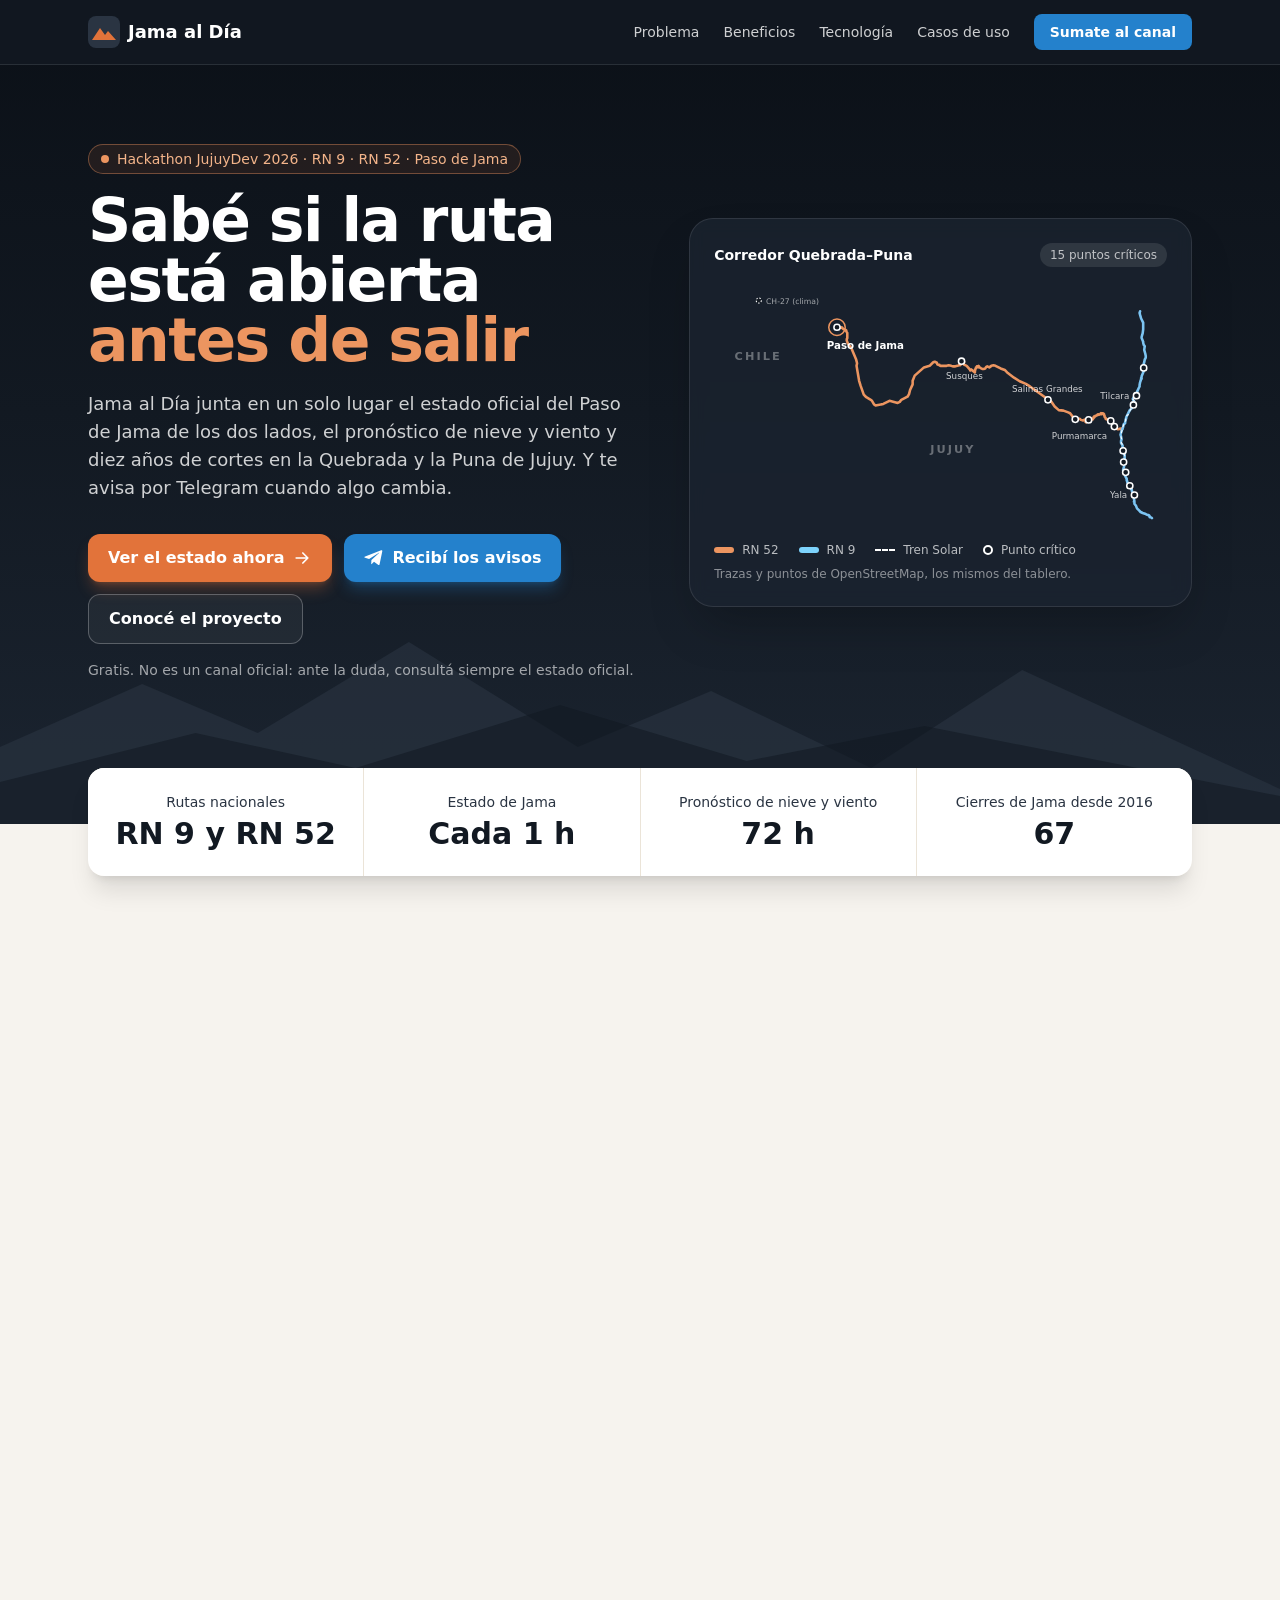
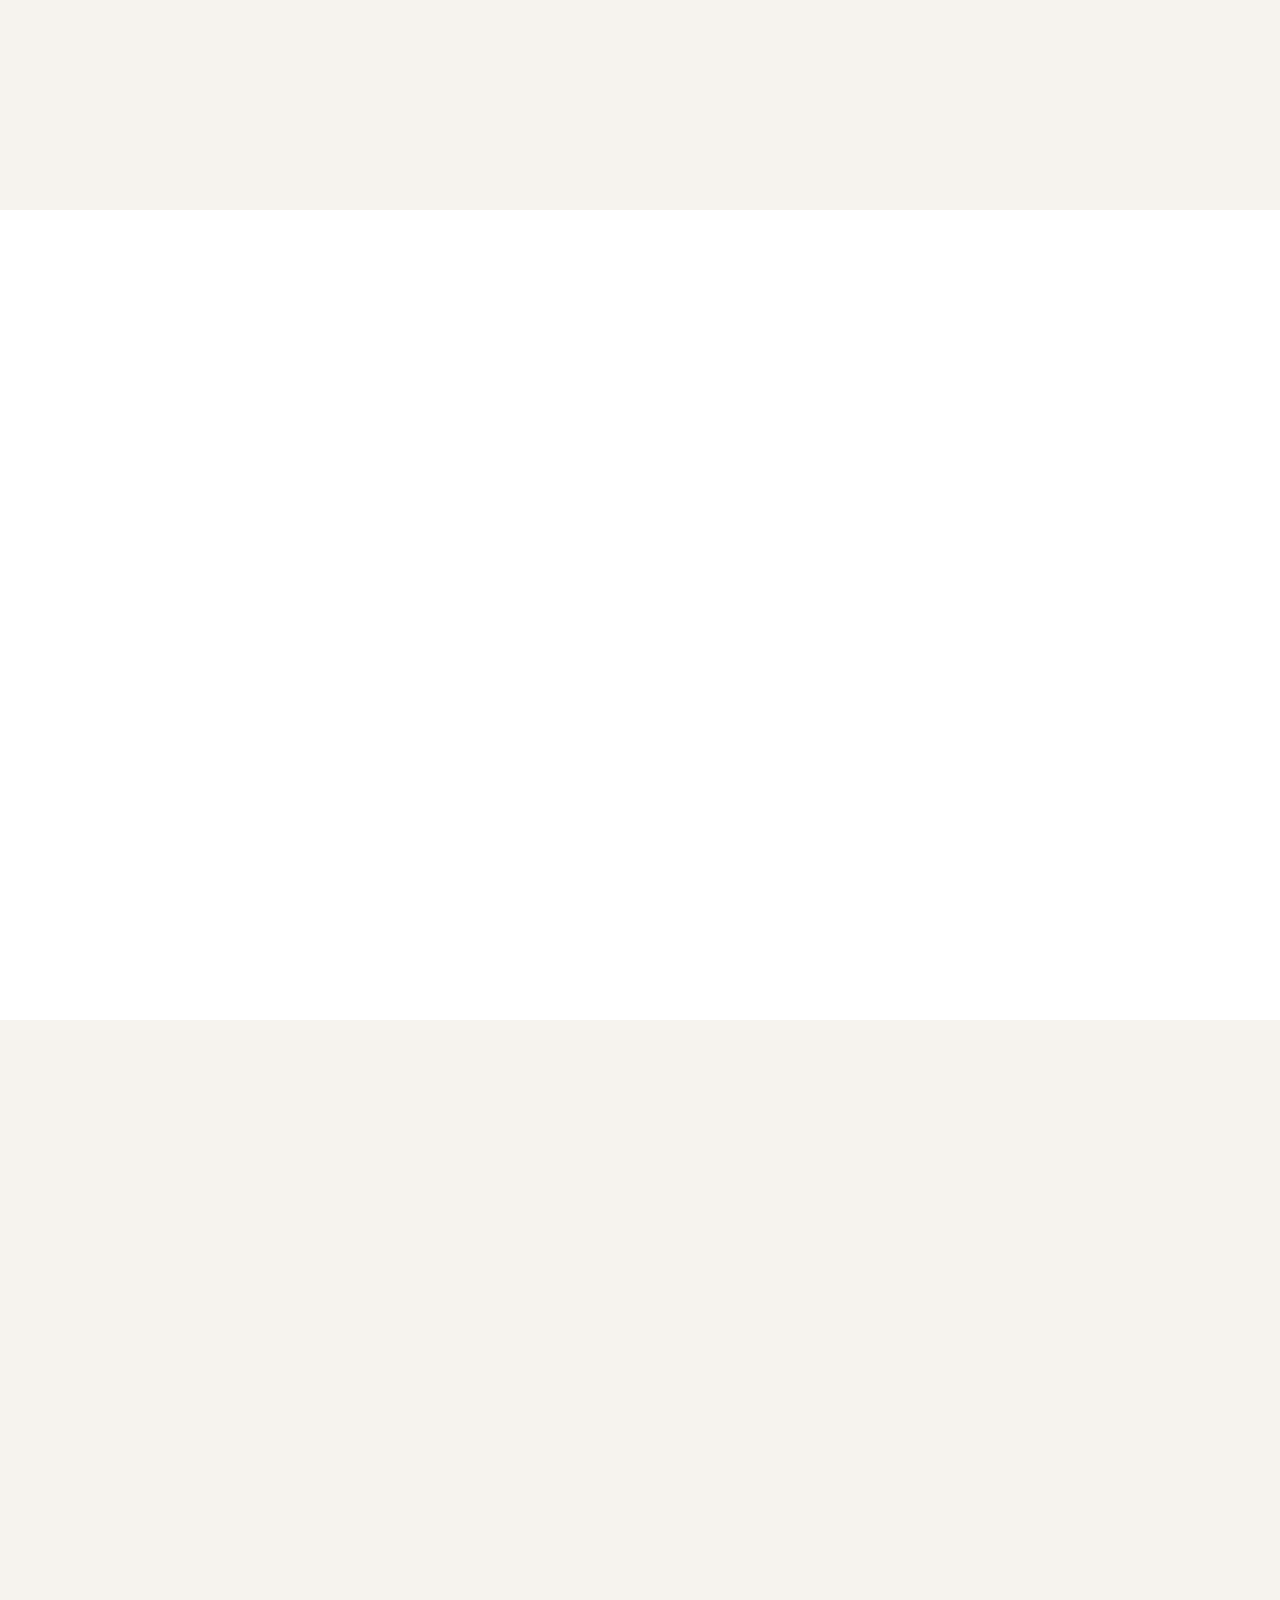
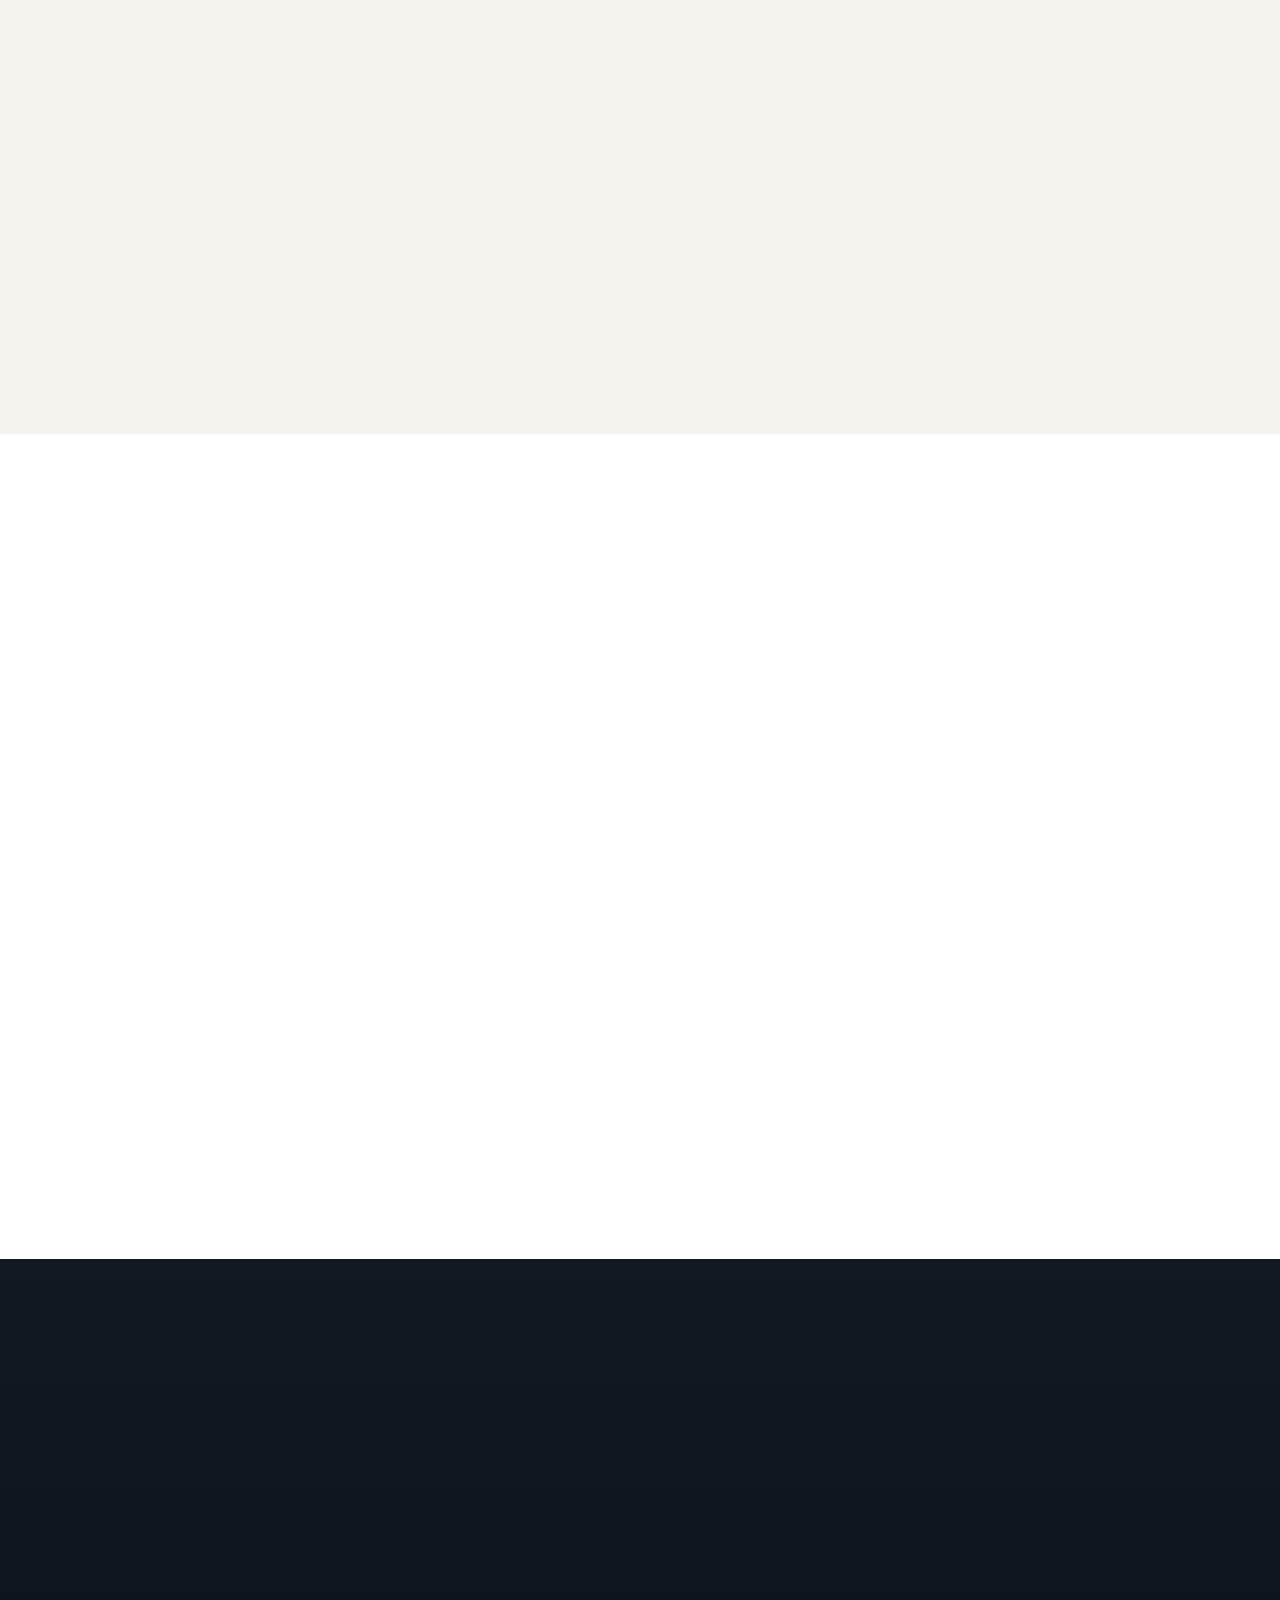
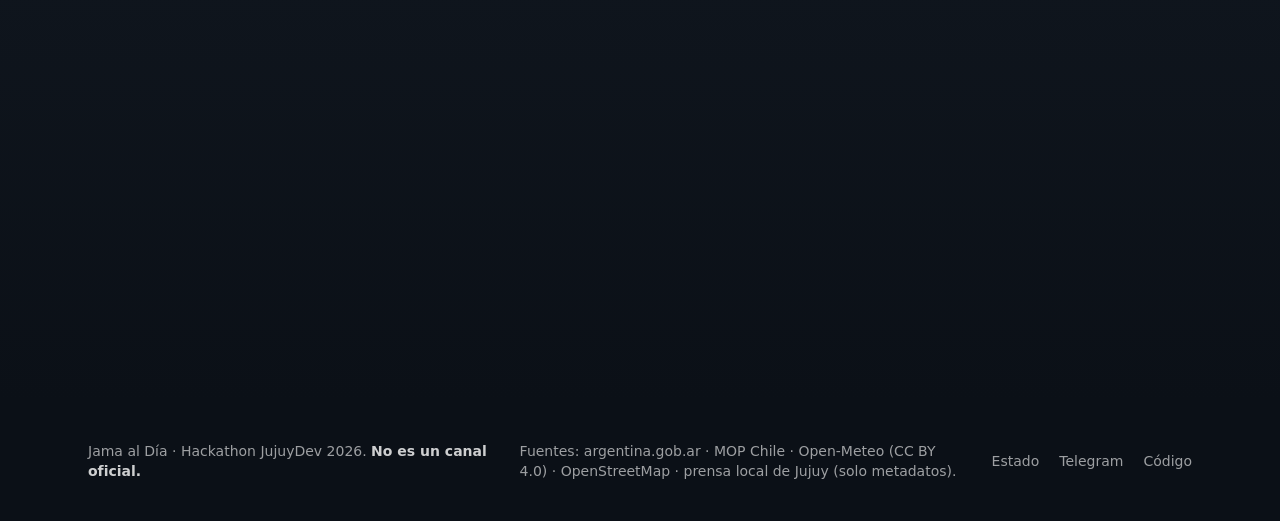
<file: landing/public/index.html>
<!doctype html>
<html lang="es-AR">
<head>
  <meta charset="utf-8">
  <meta name="viewport" content="width=device-width,initial-scale=1">
  <meta http-equiv="Content-Security-Policy" content="default-src 'none'; style-src 'self'; script-src 'self'; img-src 'self' data:; base-uri 'none'; form-action 'none'">
  <meta name="referrer" content="no-referrer">
  <meta name="description" content="Jama al Día: monitoreo de la RN 9 y la RN 52 en Jujuy, con el estado del Paso de Jama de cada lado cada hora, pronóstico de nieve y viento a 72 h y avisos por Telegram. Proyecto de la Hackathon JujuyDev 2026.">
  <meta name="theme-color" content="#121922">
  <title>Jama al Día — rutas y clima de Jujuy, antes de salir</title>
  <link rel="icon" href="data:image/svg+xml,%3Csvg xmlns='http://www.w3.org/2000/svg' viewBox='0 0 32 32'%3E%3Crect width='32' height='32' rx='8' fill='%23121922'/%3E%3Cpath d='M4 24l8-12 5 7 3-4 8 9z' fill='%23e2733a'/%3E%3C/svg%3E">
  <link rel="stylesheet" href="styles.css">
</head>
<body class="bg-puna-50 font-sans text-puna-900 antialiased">
  <a href="#contenido" class="sr-only focus:not-sr-only focus:fixed focus:left-4 focus:top-4 focus:z-50 focus:rounded-lg focus:bg-white focus:px-4 focus:py-2 focus:text-puna-900">Saltar al contenido</a>

  <header id="encabezado" class="fixed inset-x-0 top-0 z-40 border-b border-white/10 bg-puna-900/90 backdrop-blur transition-shadow">
    <div class="mx-auto flex h-16 max-w-6xl items-center justify-between px-4 sm:px-6">
      <a href="#inicio" class="flex items-center gap-2 text-lg font-bold text-white">
        <svg class="h-8 w-8" viewBox="0 0 32 32" aria-hidden="true"><rect width="32" height="32" rx="8" fill="#2a3442"/><path d="M4 24l8-12 5 7 3-4 8 9z" fill="#e2733a"/></svg>
        Jama al Día
      </a>
      <nav class="hidden items-center gap-6 text-sm font-medium text-white/80 lg:flex" aria-label="Principal">
        <a class="hover:text-white" href="#problema">Problema</a>
        <a class="hover:text-white" href="#beneficios">Beneficios</a>
        <a class="hover:text-white" href="#tecnologia">Tecnología</a>
        <a class="hover:text-white" href="#casos">Casos de uso</a>
        <a class="rounded-lg bg-telegram px-4 py-2 font-semibold text-white hover:brightness-110" href="https://t.me/jamaaldia" rel="noopener">Sumate al canal</a>
      </nav>
      <button id="menu-boton" type="button" class="flex h-11 w-11 items-center justify-center rounded-lg text-white hover:bg-white/10 lg:hidden" aria-controls="menu-movil" aria-expanded="false" aria-label="Abrir el menú">
        <svg class="h-6 w-6" viewBox="0 0 24 24" fill="none" stroke="currentColor" stroke-width="2" stroke-linecap="round" aria-hidden="true"><path d="M4 7h16M4 12h16M4 17h16"/></svg>
      </button>
    </div>
    <nav id="menu-movil" class="hidden border-t border-white/10 bg-puna-900 px-4 pb-4 pt-2 lg:hidden" aria-label="Principal (móvil)">
      <a class="block rounded-lg px-3 py-3 text-white/90 hover:bg-white/10" href="#problema">Problema y solución</a>
      <a class="block rounded-lg px-3 py-3 text-white/90 hover:bg-white/10" href="#beneficios">Beneficios</a>
      <a class="block rounded-lg px-3 py-3 text-white/90 hover:bg-white/10" href="#tecnologia">Tecnología</a>
      <a class="block rounded-lg px-3 py-3 text-white/90 hover:bg-white/10" href="#casos">Casos de uso</a>
      <a class="btn-primario mt-2 w-full" href="https://t.me/jamaaldia" rel="noopener">Sumate al canal</a>
    </nav>
  </header>

  <main id="contenido">
    <!-- Hero -->
    <section id="inicio" class="relative overflow-hidden bg-gradient-to-b from-puna-950 via-puna-900 to-puna-800 pt-16 text-white">
      <svg class="pointer-events-none absolute inset-x-0 bottom-0 h-40 w-full text-puna-700/60 sm:h-56" viewBox="0 0 1440 320" preserveAspectRatio="none" aria-hidden="true">
        <path fill="currentColor" d="M0 320V210l160-90 130 70 170-130 190 150 150-80 180 110 170-140 290 170v50z"/>
        <path fill="#121922" fill-opacity=".55" d="M0 320v-60l220-70 180 50 230-90 210 80 200-50 400 100v40z"/>
      </svg>
      <div class="relative mx-auto grid max-w-6xl items-center gap-12 px-4 pb-28 pt-14 sm:px-6 sm:pb-36 sm:pt-20 lg:grid-cols-[1.1fr_1fr]">
        <div>
          <p class="mb-4 inline-flex flex-wrap items-center gap-2 rounded-full border border-arcilla-400/40 bg-arcilla-500/10 px-3 py-1 text-sm font-medium text-arcilla-300">
            <span class="h-2 w-2 rounded-full bg-arcilla-400"></span>
            Hackathon JujuyDev 2026 · RN 9 · RN 52 · Paso de Jama
          </p>
          <h1 class="text-4xl font-extrabold leading-tight tracking-tight sm:text-5xl lg:text-6xl">
            Sabé si la ruta está abierta <span class="text-arcilla-400">antes de salir</span>
          </h1>
          <p class="mt-5 max-w-xl text-lg text-white/80">
            Jama al Día junta en un solo lugar el estado oficial del Paso de Jama de los dos lados, el
            pronóstico de nieve y viento y diez años de cortes en la Quebrada y la Puna de Jujuy. Y te
            avisa por Telegram cuando algo cambia.
          </p>
          <div class="mt-8 flex flex-col gap-3 sm:flex-row sm:flex-wrap">
            <a class="btn-acento" href="https://emiliano-f.github.io/corredor-quebrada-puna/" rel="noopener">
              Ver el estado ahora
              <svg class="h-5 w-5" viewBox="0 0 24 24" fill="none" stroke="currentColor" stroke-width="2" stroke-linecap="round" stroke-linejoin="round" aria-hidden="true"><path d="M5 12h14M13 6l6 6-6 6"/></svg>
            </a>
            <a class="btn-primario" href="https://t.me/jamaaldia" rel="noopener">
              <svg class="h-5 w-5" viewBox="0 0 24 24" fill="currentColor" aria-hidden="true"><path d="M21.9 4.3 18.7 19.4c-.2 1-.9 1.3-1.8.8l-4.9-3.6-2.4 2.3c-.3.3-.5.5-1 .5l.3-5 9.2-8.3c.4-.4-.1-.6-.6-.2L6.1 13.1l-4.9-1.5c-1-.3-1.1-1 .2-1.5L20.6 2.7c.9-.3 1.6.2 1.3 1.6z"/></svg>
              Recibí los avisos
            </a>
            <a class="btn-secundario lg:hidden xl:inline-flex" href="#problema">Conocé el proyecto</a>
          </div>
          <p class="mt-4 text-sm text-white/60">Gratis. No es un canal oficial: ante la duda, consultá siempre el estado oficial.</p>
        </div>

        <figure class="aparecer rounded-3xl border border-white/10 bg-puna-800/80 p-4 shadow-2xl backdrop-blur sm:p-6">
          <div class="flex items-center justify-between gap-3">
            <p class="text-sm font-semibold">Corredor Quebrada–Puna</p>
            <p class="rounded-full bg-white/10 px-2.5 py-1 text-xs text-white/70">15 puntos críticos</p>
          </div>
          <svg class="mt-4 h-auto w-full" viewBox="0 0 880 480" role="img" aria-labelledby="mapa-titulo">
            <title id="mapa-titulo">Mapa de la RN 9, la RN 52 y el Tren Solar en Jujuy, con los puntos críticos que sigue el proyecto</title>
            <text x="40" y="150" fill="#ffffff" fill-opacity=".35" font-size="22" font-weight="700" letter-spacing="4">CHILE</text>
            <text x="420" y="330" fill="#ffffff" fill-opacity=".35" font-size="22" font-weight="700" letter-spacing="4">JUJUY</text>
            <path d="M794 283 794 283 793 283 793 283 792 283 791 283 791 283 791 284 790 284 789 283 787 284 787 284 786 284 786 284 784 284 783 282 782 281 781 281 780 279 779 278 779 278 777 277 776 277 776 276 775 274 774 273 774 272 773 271 773 270 772 269 772 269 771 268 771 268 770 267 769 266 769 266 768 266 765 266 764 265 763 265 761 264 761 262 761 262 760 261 759 260 759 258 758 257 758 256 758 255 758 255 758 255 757 254 757 254 755 253 754 253 753 253 753 253 754 254 753 254 753 253 753 253 752 253 751 254 751 254 752 253 752 254 752 254 753 255 752 254 751 255 752 255 751 255 751 255 750 255 749 255 748 256 747 255 747 255 745 256 745 256 745 256 745 256 745 257 745 257 744 257 745 257 745 257 744 257 742 258 741 258 742 258 742 258 741 259 740 259 739 259 739 259 739 260 739 259 739 260 739 259 738 260 739 261 738 262 737 262 737 263 736 265 735 265 733 266 732 265 732 264 731 264 730 265 728 266 728 266 727 267 724 268 724 268 723 269 722 270 723 271 722 270 722 268 723 267 723 267 722 266 722 265 722 266 721 266 720 266 719 266 718 267 716 267 713 266 712 265 711 264 709 264 707 264 705 264 704 265 702 265 699 263 695 257 692 253 687 251 679 248 670 247 662 240 655 230 646 224 614 201 606 196 594 191 583 184 571 175 565 169 557 166 547 161 543 160 539 161 535 164 531 162 529 163 527 166 524 167 523 167 521 167 520 166 519 166 518 165 516 164 515 164 515 162 515 162 514 161 513 162 511 162 511 163 510 165 510 165 509 164 509 166 508 167 507 172 507 173 507 174 506 173 504 171 503 171 503 170 500 168 499 169 498 170 497 168 491 161 487 159 485 158 484 154 485 154 486 153 486 154 486 154 485 153 482 153 480 153 479 155 480 157 479 159 478 160 476 160 473 161 469 162 464 162 461 161 456 160 452 161 449 161 440 161 438 160 438 159 436 159 434 158 433 155 431 154 429 153 426 154 419 161 408 164 390 180 386 190 386 197 381 208 379 216 376 221 364 227 361 231 357 233 341 229 329 235 314 238 311 236 307 229 303 226 296 222 291 217 285 200 282 190 277 161 278 156 276 148 267 127 260 117 258 112 258 111 258 109 259 107 259 100 259 97 257 94 257 92 254 90 253 90 252 90 251 89 250 88 249 87 248 86 247 87 245 87 243 86 243 86 242 86 241 86 240 86 239 86" fill="none" stroke="#ec9560" stroke-width="5" stroke-linecap="round" stroke-linejoin="round"/>
            <path d="M851 457 850 456 848 455 847 455 847 454 846 454 846 452 846 452 845 451 843 451 841 450 839 449 836 448 833 447 831 446 829 445 828 444 826 442 824 440 822 438 820 433 817 429 817 428 817 426 817 426 817 425 816 425 817 424 816 419 816 414 816 411 815 410 812 404 812 402 811 401 810 399 808 397 807 393 805 392 804 389 803 387 803 385 802 384 802 382 802 380 801 379 800 377 799 375 801 369 800 368 799 367 798 367 798 365 797 366 796 365 797 365 796 364 796 365 795 364 795 363 797 356 797 354 796 352 795 350 795 349 796 347 798 341 798 334 797 333 795 329 795 327 795 324 796 321 794 319 794 316 793 314 791 311 791 308 791 307 792 304 791 299 791 298 790 295 791 291 793 285 794 283 794 283 795 280 796 275 797 274 799 272 799 270 800 266 800 265 801 263 801 261 802 259 803 257 806 251 808 247 809 246 812 243 813 241 814 238 814 237 814 237 815 235 815 234 816 233 816 232 816 229 815 228 814 226 814 225 815 223 816 222 817 219 819 218 820 217 821 214 825 205 827 201 827 198 828 193 829 190 830 187 831 186 830 185 831 183 831 181 834 174 836 168 835 166 835 161 835 157 836 154 837 149 839 145 839 142 838 137 836 130 837 123 835 120 834 116 834 114 831 107 831 105 832 101 833 98 834 90 834 82 834 81 834 79 834 77 833 75 831 71 830 69 828 62 827 58 828 55" fill="none" stroke="#7cc4f2" stroke-width="5" stroke-linecap="round" stroke-linejoin="round"/>
            <path d="M795 348 796 345 798 341 798 340 798 335 798 333 797 333 796 331 795 328 795 327 796 324 796 322 795 320 794 317 793 313 792 311 791 309 792 307 792 302 791 299 791 295 792 290 793 286 794 284 794 282 794 281 796 276 797 274 799 272 799 271 800 267 800 266 800 264 801 263 801 261 802 261 802 260 802 258 803 257 805 256 805 255 806 254 807 252 807 251 808 249 809 247 810 245 814 241 815 239 816 238 817 236 817 235 817 234 817 232 817 229 816 228 815 227 814 226 814 226 815 225 815 224 816 223 816 221 818 219 819 218" fill="none" stroke="#ffffff" stroke-width="2" stroke-dasharray="6 6"/>
            <circle cx="817" cy="412" r="6" fill="#121922" stroke="#ffffff" stroke-width="3"/>
            <circle cx="808" cy="394" r="6" fill="#121922" stroke="#ffffff" stroke-width="3"/>
            <circle cx="800" cy="368" r="6" fill="#121922" stroke="#ffffff" stroke-width="3"/>
            <circle cx="796" cy="348" r="6" fill="#121922" stroke="#ffffff" stroke-width="3"/>
            <circle cx="795" cy="326" r="6" fill="#121922" stroke="#ffffff" stroke-width="3"/>
            <circle cx="815" cy="237" r="6" fill="#121922" stroke="#ffffff" stroke-width="3"/>
            <circle cx="821" cy="219" r="6" fill="#121922" stroke="#ffffff" stroke-width="3"/>
            <circle cx="835" cy="165" r="6" fill="#121922" stroke="#ffffff" stroke-width="3"/>
            <circle cx="778" cy="279" r="6" fill="#121922" stroke="#ffffff" stroke-width="3"/>
            <circle cx="771" cy="268" r="6" fill="#121922" stroke="#ffffff" stroke-width="3"/>
            <circle cx="728" cy="266" r="6" fill="#121922" stroke="#ffffff" stroke-width="3"/>
            <circle cx="702" cy="265" r="6" fill="#121922" stroke="#ffffff" stroke-width="3"/>
            <circle cx="649" cy="227" r="6" fill="#121922" stroke="#ffffff" stroke-width="3"/>
            <circle cx="481" cy="152" r="6" fill="#121922" stroke="#ffffff" stroke-width="3"/>
            <circle cx="239" cy="86" r="6" fill="#121922" stroke="#ffffff" stroke-width="3"/>
            <circle cx="87" cy="34" r="5" fill="#121922" stroke="#ffffff" stroke-width="2" stroke-dasharray="3 3"/>
            <circle cx="239" cy="86" r="16" fill="none" stroke="#ec9560" stroke-width="3"/>
            <text x="219" y="128" fill="#ffffff" font-size="20" font-weight="700">Paso de Jama</text>
            <text x="451" y="186" fill="#ffffff" fill-opacity=".8" font-size="17">Susques</text>
            <text x="579" y="211" fill="#ffffff" fill-opacity=".8" font-size="17">Salinas Grandes</text>
            <text x="764" y="303" fill="#ffffff" fill-opacity=".8" font-size="17" text-anchor="end">Purmamarca</text>
            <text x="807" y="225" fill="#ffffff" fill-opacity=".8" font-size="17" text-anchor="end">Tilcara</text>
            <text x="803" y="418" fill="#ffffff" fill-opacity=".8" font-size="17" text-anchor="end">Yala</text>
            <text x="101" y="40" fill="#ffffff" fill-opacity=".6" font-size="15">CH-27 (clima)</text>
          </svg>
          <figcaption class="mt-3 flex flex-wrap gap-x-5 gap-y-2 text-xs text-white/70">
            <span class="inline-flex items-center gap-2"><span class="h-1.5 w-5 rounded bg-arcilla-400"></span>RN 52</span>
            <span class="inline-flex items-center gap-2"><span class="h-1.5 w-5 rounded bg-sky-300"></span>RN 9</span>
            <span class="inline-flex items-center gap-2"><span class="w-5 border-t-2 border-dashed border-white"></span>Tren Solar</span>
            <span class="inline-flex items-center gap-2"><span class="h-2.5 w-2.5 rounded-full border-2 border-white bg-puna-900"></span>Punto crítico</span>
            <span class="basis-full text-white/50">Trazas y puntos de OpenStreetMap, los mismos del tablero.</span>
          </figcaption>
        </figure>
      </div>
    </section>

    <!-- Cifras -->
    <section class="relative z-10 mx-auto -mt-14 max-w-6xl px-4 sm:px-6" aria-label="Datos clave">
      <dl class="grid grid-cols-2 gap-px overflow-hidden rounded-2xl bg-puna-100 shadow-xl lg:grid-cols-4">
        <div class="bg-white p-5 text-center sm:p-6">
          <dt class="text-sm text-puna-700">Rutas nacionales</dt>
          <dd class="mt-1 text-2xl font-extrabold sm:text-3xl">RN 9 y RN 52</dd>
        </div>
        <div class="bg-white p-5 text-center sm:p-6">
          <dt class="text-sm text-puna-700">Estado de Jama</dt>
          <dd class="mt-1 text-2xl font-extrabold sm:text-3xl">Cada 1 h</dd>
        </div>
        <div class="bg-white p-5 text-center sm:p-6">
          <dt class="text-sm text-puna-700">Pronóstico de nieve y viento</dt>
          <dd class="mt-1 text-2xl font-extrabold sm:text-3xl">72 h</dd>
        </div>
        <div class="bg-white p-5 text-center sm:p-6">
          <dt class="text-sm text-puna-700">Cierres de Jama desde 2016</dt>
          <dd class="mt-1 text-2xl font-extrabold sm:text-3xl">67</dd>
        </div>
      </dl>
    </section>

    <!-- Problema y solución -->
    <section id="problema" class="mx-auto max-w-6xl px-4 py-20 sm:px-6 sm:py-24">
      <div class="aparecer mx-auto max-w-2xl text-center">
        <p class="eyebrow">El problema y la solución</p>
        <h2 class="titulo">Un corredor clave que se corta sin aviso</h2>
        <p class="mt-4 text-lg text-puna-700">
          Por la RN 52 pasa el corredor bioceánico hacia los puertos de Chile y la zona del litio; por la
          RN 9, la Quebrada de Humahuaca y el Tren Solar. Cuando se cortan, quien está en la ruta suele
          enterarse tarde.
        </p>
      </div>

      <div class="mt-14 grid gap-6 lg:grid-cols-2">
        <article class="aparecer rounded-3xl border border-cerrado/15 bg-white p-6 shadow-sm sm:p-8">
          <div class="flex items-center gap-3">
            <span class="flex h-10 w-10 items-center justify-center rounded-xl bg-cerrado/10 text-cerrado">
              <svg class="h-5 w-5" viewBox="0 0 24 24" fill="none" stroke="currentColor" stroke-width="2" stroke-linecap="round" stroke-linejoin="round" aria-hidden="true"><path d="M12 9v4M12 17h.01M10.3 3.9 1.8 18a2 2 0 0 0 1.7 3h17a2 2 0 0 0 1.7-3L13.7 3.9a2 2 0 0 0-3.4 0z"/></svg>
            </span>
            <h3 class="text-xl font-bold">El problema</h3>
          </div>
          <ul class="mt-6 space-y-5">
            <li class="flex gap-3">
              <span class="mt-2 h-2 w-2 flex-none rounded-full bg-cerrado"></span>
              <p><strong>El Paso de Jama se cierra de golpe.</strong> De los 67 cierres que registró la prensa local desde 2016, 51 fueron por nieve, y junio y julio son los meses con más.</p>
            </li>
            <li class="flex gap-3">
              <span class="mt-2 h-2 w-2 flex-none rounded-full bg-cerrado"></span>
              <p><strong>La información está repartida.</strong> Argentina y Chile publican partes por separado, en sitios distintos, y el chileno puede pasar días sin actualizarse.</p>
            </li>
            <li class="flex gap-3">
              <span class="mt-2 h-2 w-2 flex-none rounded-full bg-cerrado"></span>
              <p><strong>El cierre suele venir de Chile.</strong> En 55 de esos 67 cierres el paso estaba cerrado solo del lado chileno: mirar un solo país no alcanza.</p>
            </li>
            <li class="flex gap-3">
              <span class="mt-2 h-2 w-2 flex-none rounded-full bg-cerrado"></span>
              <p><strong>No hay historia oficial.</strong> Ninguna de las dos fuentes guarda historial, y en la RN 9 y la Cuesta de Lipán los aluviones y las crecidas también cortan la ruta.</p>
            </li>
          </ul>
        </article>

        <article class="aparecer rounded-3xl bg-puna-900 p-6 text-white shadow-xl sm:p-8">
          <div class="flex items-center gap-3">
            <span class="flex h-10 w-10 items-center justify-center rounded-xl bg-abierto/20 text-emerald-300">
              <svg class="h-5 w-5" viewBox="0 0 24 24" fill="none" stroke="currentColor" stroke-width="2" stroke-linecap="round" stroke-linejoin="round" aria-hidden="true"><path d="M20 6 9 17l-5-5"/></svg>
            </span>
            <h3 class="text-xl font-bold">Nuestra solución</h3>
          </div>
          <ol class="mt-6 space-y-5">
            <li class="flex gap-4">
              <span class="paso">1</span>
              <p><strong>Monitoreamos cada hora.</strong> Consultamos los partes oficiales de Pasos Internacionales (Argentina) y del MOP (Chile) y mostramos el estado de cada lado.</p>
            </li>
            <li class="flex gap-4">
              <span class="paso">2</span>
              <p><strong>Cruzamos con el clima.</strong> El pronóstico de nieve y ráfagas a 72 h para el paso y la CH-27, comparado con lo habitual para la época.</p>
            </li>
            <li class="flex gap-4">
              <span class="paso">3</span>
              <p><strong>Armamos la historia.</strong> Un catálogo de cortes de la RN 9 y la RN 52 desde 2016, hecho con noticias de medios locales y cruzado con datos de clima reales.</p>
            </li>
            <li class="flex gap-4">
              <span class="paso">4</span>
              <p><strong>Avisamos.</strong> Un mensaje en Telegram cuando cambia el estado real de algún lado, y un tablero para el celular que funciona sin conexión.</p>
            </li>
          </ol>
        </article>
      </div>
    </section>

    <!-- Beneficios -->
    <section id="beneficios" class="bg-white py-20 sm:py-24">
      <div class="mx-auto max-w-6xl px-4 sm:px-6">
        <div class="aparecer mx-auto max-w-2xl text-center">
          <p class="eyebrow">Propuesta de valor</p>
          <h2 class="titulo">Para quien vive, trabaja o viaja por la ruta</h2>
          <p class="mt-4 text-lg text-puna-700">Menos viajes en vano y decisiones con datos, sin instalar nada.</p>
        </div>

        <div class="mt-14 grid gap-6 sm:grid-cols-2 lg:grid-cols-4">
          <article class="tarjeta aparecer">
            <div class="icono">
              <svg class="h-6 w-6" viewBox="0 0 24 24" fill="none" stroke="currentColor" stroke-width="2" stroke-linecap="round" stroke-linejoin="round" aria-hidden="true"><path d="M1 3h15v13H1zM16 8h4l3 3v5h-7z"/><circle cx="5.5" cy="18.5" r="2.5"/><circle cx="18.5" cy="18.5" r="2.5"/></svg>
            </div>
            <h3 class="text-lg font-bold">Choferes de carga</h3>
            <p class="mt-2 text-puna-700">Saber antes de salir si conviene arrancar o esperar, en vez de quedar varado en Susques o en la frontera.</p>
          </article>
          <article class="tarjeta aparecer">
            <div class="icono">
              <svg class="h-6 w-6" viewBox="0 0 24 24" fill="none" stroke="currentColor" stroke-width="2" stroke-linecap="round" stroke-linejoin="round" aria-hidden="true"><path d="M3 3v18h18"/><path d="m7 15 4-4 3 3 5-6"/></svg>
            </div>
            <h3 class="text-lg font-bold">Empresas y flotas</h3>
            <p class="mt-2 text-puna-700">Planificar despachos con el estado por lado y la historia de cierres por mes. Estamos armando un plan para empresas.</p>
          </article>
          <article class="tarjeta aparecer">
            <div class="icono">
              <svg class="h-6 w-6" viewBox="0 0 24 24" fill="none" stroke="currentColor" stroke-width="2" stroke-linecap="round" stroke-linejoin="round" aria-hidden="true"><path d="M12 21s-7-6.1-7-11a7 7 0 0 1 14 0c0 4.9-7 11-7 11z"/><circle cx="12" cy="10" r="2.5"/></svg>
            </div>
            <h3 class="text-lg font-bold">Viajeros y turismo</h3>
            <p class="mt-2 text-puna-700">Ver de un vistazo cómo están la Quebrada, Purmamarca, Salinas Grandes y el paso a San Pedro de Atacama.</p>
          </article>
          <article class="tarjeta aparecer">
            <div class="icono">
              <svg class="h-6 w-6" viewBox="0 0 24 24" fill="none" stroke="currentColor" stroke-width="2" stroke-linecap="round" stroke-linejoin="round" aria-hidden="true"><path d="M17 21v-2a4 4 0 0 0-4-4H5a4 4 0 0 0-4 4v2"/><circle cx="9" cy="7" r="4"/><path d="M23 21v-2a4 4 0 0 0-3-3.9M16 3.1a4 4 0 0 1 0 7.8"/></svg>
            </div>
            <h3 class="text-lg font-bold">Comunidad y gestión</h3>
            <p class="mt-2 text-puna-700">Datos abiertos sobre dónde y por qué se corta la ruta, para discutir obras y prevención con evidencia.</p>
          </article>
        </div>

        <ul class="aparecer mt-10 grid gap-4 sm:grid-cols-2 lg:grid-cols-4">
          <li class="beneficio"><span class="check">✓</span>Gratis y sin registrarse</li>
          <li class="beneficio"><span class="check">✓</span>Liviana, pensada para el celular</li>
          <li class="beneficio"><span class="check">✓</span>Avisa solo cuando cambia algo</li>
          <li class="beneficio"><span class="check">✓</span>Dice cuándo un dato no está confirmado</li>
        </ul>
      </div>
    </section>

    <!-- Tecnología -->
    <section id="tecnologia" class="mx-auto max-w-6xl px-4 py-20 sm:px-6 sm:py-24">
      <div class="aparecer mx-auto max-w-2xl text-center">
        <p class="eyebrow">Características técnicas</p>
        <h2 class="titulo">Clima, alertas y mapas, en piloto automático</h2>
        <p class="mt-4 text-lg text-puna-700">Un pipeline abierto en Python que corre solo en GitHub Actions y publica una página estática.</p>
      </div>

      <div class="mt-14 grid gap-6 lg:grid-cols-3">
        <article class="tarjeta-destacada aparecer">
          <div class="icono-oscuro">
            <svg class="h-6 w-6" viewBox="0 0 24 24" fill="none" stroke="currentColor" stroke-width="2" stroke-linecap="round" aria-hidden="true"><path d="M12 2v20M4.9 6.5l14.2 11M4.9 17.5l14.2-11"/></svg>
          </div>
          <h3 class="text-xl font-bold">Clima</h3>
          <ul class="mt-4 space-y-2 text-white/80">
            <li>Nieve y ráfagas a 72 h de Open-Meteo para el Paso de Jama y la CH-27.</li>
            <li>Cada valor se compara con la climatología del mismo modelo: "alto" es más que el 90 % de lo habitual para la época.</li>
            <li>Clima horario real desde 2016 para cada punto crítico, para calibrar umbrales.</li>
          </ul>
        </article>
        <article class="tarjeta-destacada aparecer">
          <div class="icono-oscuro">
            <svg class="h-6 w-6" viewBox="0 0 24 24" fill="none" stroke="currentColor" stroke-width="2" stroke-linecap="round" stroke-linejoin="round" aria-hidden="true"><path d="M18 8A6 6 0 0 0 6 8c0 7-3 9-3 9h18s-3-2-3-9M13.7 21a2 2 0 0 1-3.4 0"/></svg>
          </div>
          <h3 class="text-xl font-bold">Alertas automatizadas</h3>
          <ul class="mt-4 space-y-2 text-white/80">
            <li>Un workflow corre cada hora, con un disparo externo de respaldo.</li>
            <li>Telegram publica solo cuando cambia el estado real (abierto, cerrado o restringido), más un resumen a las 08:00.</li>
            <li>Nunca avisa con datos viejos ni por la apertura y el cierre por horario.</li>
          </ul>
        </article>
        <article class="tarjeta-destacada aparecer">
          <div class="icono-oscuro">
            <svg class="h-6 w-6" viewBox="0 0 24 24" fill="none" stroke="currentColor" stroke-width="2" stroke-linecap="round" stroke-linejoin="round" aria-hidden="true"><path d="M1 6v16l7-4 8 4 7-4V2l-7 4-8-4-7 4zM8 2v16M16 6v16"/></svg>
          </div>
          <h3 class="text-xl font-bold">Mapas</h3>
          <ul class="mt-4 space-y-2 text-white/80">
            <li>La RN 9, la RN 52 y el Tren Solar, con 15 puntos críticos ubicados con OpenStreetMap.</li>
            <li>Un tablero para el celular que funciona sin conexión: tocás un punto y ves su riesgo y sus cortes históricos.</li>
            <li>"Usar mi ubicación" muestra el punto crítico más cercano; la ubicación no sale del teléfono.</li>
          </ul>
        </article>
      </div>

      <div class="mt-6 grid gap-6 sm:grid-cols-3">
        <article class="aparecer rounded-2xl border border-puna-100 bg-white p-5">
          <h3 class="font-bold">Catálogo histórico</h3>
          <p class="mt-1 text-sm text-puna-700">Noticias de medios locales desde 2016: guardamos solo enlace, medio, fecha y titular, y deduplicamos los cortes.</p>
        </article>
        <article class="aparecer rounded-2xl border border-puna-100 bg-white p-5">
          <h3 class="font-bold">Recolección responsable</h3>
          <p class="mt-1 text-sm text-puna-700">Respeta robots.txt, se identifica y espera al menos 2 s entre pedidos a cada sitio. Nada de redes sociales.</p>
        </article>
        <article class="aparecer rounded-2xl border border-puna-100 bg-white p-5">
          <h3 class="font-bold">Código abierto y probado</h3>
          <p class="mt-1 text-sm text-puna-700">Python con tipos estrictos, más de 450 tests automáticos y CI en cada cambio.</p>
        </article>
      </div>
    </section>

    <!-- Casos de uso -->
    <section id="casos" class="bg-white py-20 sm:py-24">
      <div class="mx-auto max-w-6xl px-4 sm:px-6">
        <div class="aparecer mx-auto max-w-2xl text-center">
          <p class="eyebrow">Casos de uso</p>
          <h2 class="titulo">Historias de la ruta</h2>
          <p class="mt-4 text-lg text-puna-700">Quienes viven, trabajan y viajan por la Quebrada y la Puna de Jujuy.</p>
        </div>

        <div class="mt-14 grid gap-6 md:grid-cols-3">
          <figure class="testimonio aparecer flex flex-col">
            <svg class="h-8 w-8 text-arcilla-500" viewBox="0 0 24 24" fill="currentColor" aria-hidden="true"><path d="M9.5 6C6.5 6.6 4 9.3 4 13v5h6v-6H7c0-2.2 1.2-3.7 3-4.2zM19.5 6c-3 .6-5.5 3.3-5.5 7v5h6v-6h-3c0-2.2 1.2-3.7 3-4.2z"/></svg>
            <blockquote class="mt-4 flex-1 text-lg leading-relaxed">"Antes salía a la ruta a ciegas y me enteraba de los cortes o el viento blanco en la Cuesta de Lipán cuando ya estaba a mitad de camino. Con Jama al Día puedo planificar el viaje con anticipación y cuidar tanto el tiempo como el vehículo."</blockquote>
            <figcaption class="mt-6 flex items-center gap-3 border-t border-puna-100 pt-5">
              <span class="avatar">RG</span>
              <span><strong class="block">Roberto Gómez</strong><span class="text-sm text-puna-700">Transportista de carga en la RN 9 y la RN 52</span></span>
            </figcaption>
          </figure>
          <figure class="testimonio aparecer flex flex-col">
            <svg class="h-8 w-8 text-arcilla-500" viewBox="0 0 24 24" fill="currentColor" aria-hidden="true"><path d="M9.5 6C6.5 6.6 4 9.3 4 13v5h6v-6H7c0-2.2 1.2-3.7 3-4.2zM19.5 6c-3 .6-5.5 3.3-5.5 7v5h6v-6h-3c0-2.2 1.2-3.7 3-4.2z"/></svg>
            <blockquote class="mt-4 flex-1 text-lg leading-relaxed">"Mover mercadería entre la Quebrada y la Puna requiere precisión logística. Saber el estado real de las rutas y las alertas meteorológicas nos evita demoras críticas que afectan directamente las entregas."</blockquote>
            <figcaption class="mt-6 flex items-center gap-3 border-t border-puna-100 pt-5">
              <span class="avatar">MA</span>
              <span><strong class="block">Marcela Apaza</strong><span class="text-sm text-puna-700">Productora en la Puna</span></span>
            </figcaption>
          </figure>
          <figure class="testimonio aparecer flex flex-col">
            <svg class="h-8 w-8 text-arcilla-500" viewBox="0 0 24 24" fill="currentColor" aria-hidden="true"><path d="M9.5 6C6.5 6.6 4 9.3 4 13v5h6v-6H7c0-2.2 1.2-3.7 3-4.2zM19.5 6c-3 .6-5.5 3.3-5.5 7v5h6v-6h-3c0-2.2 1.2-3.7 3-4.2z"/></svg>
            <blockquote class="mt-4 flex-1 text-lg leading-relaxed">"Viajar por Jujuy es una experiencia hermosa pero exigente por el clima de altura. Tener un acceso rápido y en tiempo real al estado del Paso de Jama nos da una tranquilidad enorme al volante."</blockquote>
            <figcaption class="mt-6 flex items-center gap-3 border-t border-puna-100 pt-5">
              <span class="avatar">LF</span>
              <span><strong class="block">Lucas Fernández</strong><span class="text-sm text-puna-700">Turista y viajero frecuente</span></span>
            </figcaption>
          </figure>
        </div>
      </div>
    </section>

    <!-- Alertas y contacto -->
    <section id="alertas" class="bg-gradient-to-b from-puna-900 to-puna-950 py-20 text-white sm:py-24">
      <div class="mx-auto max-w-6xl px-4 sm:px-6">
        <div class="aparecer mx-auto max-w-2xl text-center">
          <p class="eyebrow text-arcilla-400">Sumate</p>
          <h2 class="text-3xl font-extrabold tracking-tight sm:text-4xl">Enterate antes de salir</h2>
          <p class="mt-4 text-lg text-white/70">Elegí cómo querés seguir el estado de la ruta.</p>
        </div>

        <div class="mt-12 grid gap-6 md:grid-cols-3">
          <article class="aparecer flex flex-col rounded-2xl border border-white/10 bg-white/5 p-6">
            <h3 class="text-lg font-bold">Canal de Telegram</h3>
            <p class="mt-2 flex-1 text-white/70">Avisos cuando cambia el estado y un resumen diario a las 08:00.</p>
            <a class="btn-primario mt-6 w-full" href="https://t.me/jamaaldia" rel="noopener">Sumate al canal</a>
          </article>
          <article class="aparecer flex flex-col rounded-2xl border border-white/10 bg-white/5 p-6">
            <h3 class="text-lg font-bold">Plan para flotas</h3>
            <p class="mt-2 flex-1 text-white/70">¿Tenés una empresa de transporte? Anotate en la lista de espera del plan de empresas.</p>
            <a class="btn-secundario mt-6 w-full" href="https://forms.gle/KUt6bFF8EL8dPerw6" rel="noopener">Anotar mi flota</a>
          </article>
          <article class="aparecer flex flex-col rounded-2xl border border-white/10 bg-white/5 p-6">
            <h3 class="text-lg font-bold">Errores y sugerencias</h3>
            <p class="mt-2 flex-1 text-white/70">¿Viste un dato mal o falta una fuente? Contanos con un issue en GitHub.</p>
            <a class="btn-secundario mt-6 w-full" href="https://github.com/emiliano-f/corredor-quebrada-puna/issues" rel="noopener">Abrir un issue</a>
          </article>
        </div>

        <div class="aparecer mt-10 rounded-2xl border border-arcilla-400/30 bg-arcilla-500/10 p-5 text-sm text-white/80">
          <p class="font-semibold text-white">Lo que tenés que saber</p>
          <p class="mt-1">No es una fuente oficial: antes de cruzar, consultá a Gendarmería o Vialidad. Un cambio puede tardar hasta una hora en aparecer, el parte de Chile puede pasar días sin actualizarse y la historia sale de la prensa local, así que puede faltar algún cierre. El pronóstico compara con lo habitual para la época: no es un pronóstico de cierre.</p>
        </div>
      </div>
    </section>
  </main>

  <footer class="bg-puna-950 py-10 text-sm text-white/60">
    <div class="mx-auto flex max-w-6xl flex-col gap-6 px-4 sm:px-6 md:flex-row md:items-center md:justify-between">
      <p>Jama al Día · Hackathon JujuyDev 2026. <strong class="text-white/80">No es un canal oficial.</strong></p>
      <p class="max-w-md">Fuentes: argentina.gob.ar · MOP Chile · Open-Meteo (CC BY 4.0) · OpenStreetMap · prensa local de Jujuy (solo metadatos).</p>
      <nav class="flex gap-5" aria-label="Pie">
        <a class="hover:text-white" href="https://emiliano-f.github.io/corredor-quebrada-puna/" rel="noopener">Estado</a>
        <a class="hover:text-white" href="https://t.me/jamaaldia" rel="noopener">Telegram</a>
        <a class="hover:text-white" href="https://github.com/emiliano-f/corredor-quebrada-puna" rel="noopener">Código</a>
      </nav>
    </div>
  </footer>

  <script src="app.js" defer></script>
</body>
</html>
</file>
<file: landing/public/styles.css>
*,:after,:before{--tw-border-spacing-x:0;--tw-border-spacing-y:0;--tw-translate-x:0;--tw-translate-y:0;--tw-rotate:0;--tw-skew-x:0;--tw-skew-y:0;--tw-scale-x:1;--tw-scale-y:1;--tw-pan-x: ;--tw-pan-y: ;--tw-pinch-zoom: ;--tw-scroll-snap-strictness:proximity;--tw-gradient-from-position: ;--tw-gradient-via-position: ;--tw-gradient-to-position: ;--tw-ordinal: ;--tw-slashed-zero: ;--tw-numeric-figure: ;--tw-numeric-spacing: ;--tw-numeric-fraction: ;--tw-ring-inset: ;--tw-ring-offset-width:0px;--tw-ring-offset-color:#fff;--tw-ring-color:rgba(59,130,246,.5);--tw-ring-offset-shadow:0 0 #0000;--tw-ring-shadow:0 0 #0000;--tw-shadow:0 0 #0000;--tw-shadow-colored:0 0 #0000;--tw-blur: ;--tw-brightness: ;--tw-contrast: ;--tw-grayscale: ;--tw-hue-rotate: ;--tw-invert: ;--tw-saturate: ;--tw-sepia: ;--tw-drop-shadow: ;--tw-backdrop-blur: ;--tw-backdrop-brightness: ;--tw-backdrop-contrast: ;--tw-backdrop-grayscale: ;--tw-backdrop-hue-rotate: ;--tw-backdrop-invert: ;--tw-backdrop-opacity: ;--tw-backdrop-saturate: ;--tw-backdrop-sepia: ;--tw-contain-size: ;--tw-contain-layout: ;--tw-contain-paint: ;--tw-contain-style: }::backdrop{--tw-border-spacing-x:0;--tw-border-spacing-y:0;--tw-translate-x:0;--tw-translate-y:0;--tw-rotate:0;--tw-skew-x:0;--tw-skew-y:0;--tw-scale-x:1;--tw-scale-y:1;--tw-pan-x: ;--tw-pan-y: ;--tw-pinch-zoom: ;--tw-scroll-snap-strictness:proximity;--tw-gradient-from-position: ;--tw-gradient-via-position: ;--tw-gradient-to-position: ;--tw-ordinal: ;--tw-slashed-zero: ;--tw-numeric-figure: ;--tw-numeric-spacing: ;--tw-numeric-fraction: ;--tw-ring-inset: ;--tw-ring-offset-width:0px;--tw-ring-offset-color:#fff;--tw-ring-color:rgba(59,130,246,.5);--tw-ring-offset-shadow:0 0 #0000;--tw-ring-shadow:0 0 #0000;--tw-shadow:0 0 #0000;--tw-shadow-colored:0 0 #0000;--tw-blur: ;--tw-brightness: ;--tw-contrast: ;--tw-grayscale: ;--tw-hue-rotate: ;--tw-invert: ;--tw-saturate: ;--tw-sepia: ;--tw-drop-shadow: ;--tw-backdrop-blur: ;--tw-backdrop-brightness: ;--tw-backdrop-contrast: ;--tw-backdrop-grayscale: ;--tw-backdrop-hue-rotate: ;--tw-backdrop-invert: ;--tw-backdrop-opacity: ;--tw-backdrop-saturate: ;--tw-backdrop-sepia: ;--tw-contain-size: ;--tw-contain-layout: ;--tw-contain-paint: ;--tw-contain-style: }/*! tailwindcss v3.4.17 | MIT License | https://tailwindcss.com*/*,:after,:before{border:0 solid #e5e7eb;box-sizing:border-box}:after,:before{--tw-content:""}:host,html{line-height:1.5;-webkit-text-size-adjust:100%;font-family:system-ui,-apple-system,Segoe UI,Roboto,Helvetica Neue,Arial,sans-serif;font-feature-settings:normal;font-variation-settings:normal;-moz-tab-size:4;-o-tab-size:4;tab-size:4;-webkit-tap-highlight-color:transparent}body{line-height:inherit;margin:0}hr{border-top-width:1px;color:inherit;height:0}abbr:where([title]){-webkit-text-decoration:underline dotted;text-decoration:underline dotted}h1,h2,h3,h4,h5,h6{font-size:inherit;font-weight:inherit}a{color:inherit;text-decoration:inherit}b,strong{font-weight:bolder}code,kbd,pre,samp{font-family:ui-monospace,SFMono-Regular,Menlo,Monaco,Consolas,Liberation Mono,Courier New,monospace;font-feature-settings:normal;font-size:1em;font-variation-settings:normal}small{font-size:80%}sub,sup{font-size:75%;line-height:0;position:relative;vertical-align:baseline}sub{bottom:-.25em}sup{top:-.5em}table{border-collapse:collapse;border-color:inherit;text-indent:0}button,input,optgroup,select,textarea{color:inherit;font-family:inherit;font-feature-settings:inherit;font-size:100%;font-variation-settings:inherit;font-weight:inherit;letter-spacing:inherit;line-height:inherit;margin:0;padding:0}button,select{text-transform:none}button,input:where([type=button]),input:where([type=reset]),input:where([type=submit]){-webkit-appearance:button;background-color:transparent;background-image:none}:-moz-focusring{outline:auto}:-moz-ui-invalid{box-shadow:none}progress{vertical-align:baseline}::-webkit-inner-spin-button,::-webkit-outer-spin-button{height:auto}[type=search]{-webkit-appearance:textfield;outline-offset:-2px}::-webkit-search-decoration{-webkit-appearance:none}::-webkit-file-upload-button{-webkit-appearance:button;font:inherit}summary{display:list-item}blockquote,dd,dl,figure,h1,h2,h3,h4,h5,h6,hr,p,pre{margin:0}fieldset{margin:0}fieldset,legend{padding:0}menu,ol,ul{list-style:none;margin:0;padding:0}dialog{padding:0}textarea{resize:vertical}input::-moz-placeholder,textarea::-moz-placeholder{color:#9ca3af;opacity:1}input::placeholder,textarea::placeholder{color:#9ca3af;opacity:1}[role=button],button{cursor:pointer}:disabled{cursor:default}audio,canvas,embed,iframe,img,object,svg,video{display:block;vertical-align:middle}img,video{height:auto;max-width:100%}[hidden]:where(:not([hidden=until-found])){display:none}html{scroll-behavior:smooth;scroll-padding-top:5rem}:focus-visible{outline:2px solid #ec9560;outline-offset:3px}.btn-primario{align-items:center;border-radius:.75rem;display:inline-flex;font-size:1rem;font-weight:600;gap:.5rem;justify-content:center;line-height:1.5rem;min-height:48px;padding:.75rem 1.25rem;transition-duration:.15s;transition-property:color,background-color,border-color,text-decoration-color,fill,stroke,opacity,box-shadow,transform,filter,-webkit-backdrop-filter;transition-property:color,background-color,border-color,text-decoration-color,fill,stroke,opacity,box-shadow,transform,filter,backdrop-filter;transition-property:color,background-color,border-color,text-decoration-color,fill,stroke,opacity,box-shadow,transform,filter,backdrop-filter,-webkit-backdrop-filter;transition-timing-function:cubic-bezier(.4,0,.2,1)}@media (min-width:640px){.btn-primario{white-space:nowrap}}.btn-primario{--tw-bg-opacity:1;background-color:rgb(36 129 204/var(--tw-bg-opacity,1));--tw-text-opacity:1;color:rgb(255 255 255/var(--tw-text-opacity,1));--tw-shadow:0 10px 15px -3px rgba(0,0,0,.1),0 4px 6px -4px rgba(0,0,0,.1);--tw-shadow-colored:0 10px 15px -3px var(--tw-shadow-color),0 4px 6px -4px var(--tw-shadow-color);box-shadow:var(--tw-ring-offset-shadow,0 0 #0000),var(--tw-ring-shadow,0 0 #0000),var(--tw-shadow);--tw-shadow-color:rgba(36,129,204,.3);--tw-shadow:var(--tw-shadow-colored)}.btn-primario:hover{--tw-brightness:brightness(1.1);filter:var(--tw-blur) var(--tw-brightness) var(--tw-contrast) var(--tw-grayscale) var(--tw-hue-rotate) var(--tw-invert) var(--tw-saturate) var(--tw-sepia) var(--tw-drop-shadow)}.btn-acento{align-items:center;border-radius:.75rem;display:inline-flex;font-size:1rem;font-weight:600;gap:.5rem;justify-content:center;line-height:1.5rem;min-height:48px;padding:.75rem 1.25rem;transition-duration:.15s;transition-property:color,background-color,border-color,text-decoration-color,fill,stroke,opacity,box-shadow,transform,filter,-webkit-backdrop-filter;transition-property:color,background-color,border-color,text-decoration-color,fill,stroke,opacity,box-shadow,transform,filter,backdrop-filter;transition-property:color,background-color,border-color,text-decoration-color,fill,stroke,opacity,box-shadow,transform,filter,backdrop-filter,-webkit-backdrop-filter;transition-timing-function:cubic-bezier(.4,0,.2,1)}@media (min-width:640px){.btn-acento{white-space:nowrap}}.btn-acento{--tw-bg-opacity:1;background-color:rgb(226 115 58/var(--tw-bg-opacity,1));--tw-text-opacity:1;color:rgb(255 255 255/var(--tw-text-opacity,1));--tw-shadow:0 10px 15px -3px rgba(0,0,0,.1),0 4px 6px -4px rgba(0,0,0,.1);--tw-shadow-colored:0 10px 15px -3px var(--tw-shadow-color),0 4px 6px -4px var(--tw-shadow-color);box-shadow:var(--tw-ring-offset-shadow,0 0 #0000),var(--tw-ring-shadow,0 0 #0000),var(--tw-shadow);--tw-shadow-color:rgba(226,115,58,.3);--tw-shadow:var(--tw-shadow-colored)}.btn-acento:hover{--tw-bg-opacity:1;background-color:rgb(236 149 96/var(--tw-bg-opacity,1))}.btn-secundario{align-items:center;border-radius:.75rem;display:inline-flex;font-size:1rem;font-weight:600;gap:.5rem;justify-content:center;line-height:1.5rem;min-height:48px;padding:.75rem 1.25rem;transition-duration:.15s;transition-property:color,background-color,border-color,text-decoration-color,fill,stroke,opacity,box-shadow,transform,filter,-webkit-backdrop-filter;transition-property:color,background-color,border-color,text-decoration-color,fill,stroke,opacity,box-shadow,transform,filter,backdrop-filter;transition-property:color,background-color,border-color,text-decoration-color,fill,stroke,opacity,box-shadow,transform,filter,backdrop-filter,-webkit-backdrop-filter;transition-timing-function:cubic-bezier(.4,0,.2,1)}@media (min-width:640px){.btn-secundario{white-space:nowrap}}.btn-secundario{background-color:hsla(0,0%,100%,.05);border-color:hsla(0,0%,100%,.25);border-width:1px;--tw-text-opacity:1;color:rgb(255 255 255/var(--tw-text-opacity,1))}.btn-secundario:hover{background-color:hsla(0,0%,100%,.1)}.eyebrow{font-size:.875rem;font-weight:600;letter-spacing:.1em;line-height:1.25rem;text-transform:uppercase;--tw-text-opacity:1;color:rgb(201 90 38/var(--tw-text-opacity,1))}.titulo{font-size:1.875rem;font-weight:800;letter-spacing:-.025em;line-height:2.25rem;margin-top:.5rem}@media (min-width:640px){.titulo{font-size:2.25rem;line-height:2.5rem}}.tarjeta{border-radius:1rem;border-width:1px;--tw-border-opacity:1;border-color:rgb(235 228 216/var(--tw-border-opacity,1));--tw-bg-opacity:1;background-color:rgb(255 255 255/var(--tw-bg-opacity,1));padding:1.5rem;--tw-shadow:0 1px 2px 0 rgba(0,0,0,.05);--tw-shadow-colored:0 1px 2px 0 var(--tw-shadow-color);transition-duration:.15s;transition-property:color,background-color,border-color,text-decoration-color,fill,stroke,opacity,box-shadow,transform,filter,-webkit-backdrop-filter;transition-property:color,background-color,border-color,text-decoration-color,fill,stroke,opacity,box-shadow,transform,filter,backdrop-filter;transition-property:color,background-color,border-color,text-decoration-color,fill,stroke,opacity,box-shadow,transform,filter,backdrop-filter,-webkit-backdrop-filter;transition-timing-function:cubic-bezier(.4,0,.2,1)}.tarjeta,.tarjeta:hover{box-shadow:var(--tw-ring-offset-shadow,0 0 #0000),var(--tw-ring-shadow,0 0 #0000),var(--tw-shadow)}.tarjeta:hover{--tw-translate-y:-0.25rem;transform:translate(var(--tw-translate-x),var(--tw-translate-y)) rotate(var(--tw-rotate)) skewX(var(--tw-skew-x)) skewY(var(--tw-skew-y)) scaleX(var(--tw-scale-x)) scaleY(var(--tw-scale-y));--tw-shadow:0 10px 15px -3px rgba(0,0,0,.1),0 4px 6px -4px rgba(0,0,0,.1);--tw-shadow-colored:0 10px 15px -3px var(--tw-shadow-color),0 4px 6px -4px var(--tw-shadow-color)}.tarjeta-destacada{background-image:linear-gradient(to bottom right,var(--tw-gradient-stops));border-radius:1.5rem;--tw-gradient-from:#1b2430 var(--tw-gradient-from-position);--tw-gradient-to:rgba(27,36,48,0) var(--tw-gradient-to-position);--tw-gradient-stops:var(--tw-gradient-from),var(--tw-gradient-to);--tw-gradient-to:#0b1017 var(--tw-gradient-to-position);padding:1.5rem;--tw-text-opacity:1;color:rgb(255 255 255/var(--tw-text-opacity,1));--tw-shadow:0 20px 25px -5px rgba(0,0,0,.1),0 8px 10px -6px rgba(0,0,0,.1);--tw-shadow-colored:0 20px 25px -5px var(--tw-shadow-color),0 8px 10px -6px var(--tw-shadow-color);box-shadow:var(--tw-ring-offset-shadow,0 0 #0000),var(--tw-ring-shadow,0 0 #0000),var(--tw-shadow)}@media (min-width:640px){.tarjeta-destacada{padding:2rem}}.icono{background-color:rgba(226,115,58,.1);color:rgb(201 90 38/var(--tw-text-opacity,1));margin-bottom:1rem}.icono,.icono-oscuro{align-items:center;border-radius:.75rem;display:flex;height:3rem;justify-content:center;width:3rem;--tw-text-opacity:1}.icono-oscuro{background-color:rgba(226,115,58,.2);color:rgb(243 180 138/var(--tw-text-opacity,1));margin-bottom:1.25rem}.paso{align-items:center;border-radius:9999px;display:flex;flex:none;height:2rem;justify-content:center;width:2rem;--tw-bg-opacity:1;background-color:rgb(226 115 58/var(--tw-bg-opacity,1));font-size:.875rem;font-weight:700;line-height:1.25rem;--tw-text-opacity:1;color:rgb(255 255 255/var(--tw-text-opacity,1))}.beneficio{background-color:rgb(246 243 238/var(--tw-bg-opacity,1));border-radius:.75rem;font-weight:500;gap:.75rem;padding:.75rem 1rem}.beneficio,.check{align-items:center;display:flex;--tw-bg-opacity:1}.check{background-color:rgb(27 127 59/var(--tw-bg-opacity,1));border-radius:9999px;flex:none;font-size:.75rem;font-weight:700;height:1.5rem;justify-content:center;line-height:1rem;width:1.5rem;--tw-text-opacity:1;color:rgb(255 255 255/var(--tw-text-opacity,1))}.testimonio{border-radius:1.5rem;border-width:1px;position:relative;--tw-border-opacity:1;border-color:rgb(235 228 216/var(--tw-border-opacity,1));--tw-bg-opacity:1;background-color:rgb(246 243 238/var(--tw-bg-opacity,1));padding:1.5rem}@media (min-width:640px){.testimonio{padding:2rem}}.avatar{align-items:center;border-radius:9999px;display:flex;flex:none;height:2.75rem;justify-content:center;width:2.75rem;--tw-bg-opacity:1;background-color:rgb(18 25 34/var(--tw-bg-opacity,1));font-size:.875rem;font-weight:700;line-height:1.25rem;--tw-text-opacity:1;color:rgb(255 255 255/var(--tw-text-opacity,1))}.sr-only{height:1px;margin:-1px;overflow:hidden;padding:0;position:absolute;width:1px;clip:rect(0,0,0,0);border-width:0;white-space:nowrap}.pointer-events-none{pointer-events:none}.visible{visibility:visible}.fixed{position:fixed}.absolute{position:absolute}.relative{position:relative}.inset-x-0{left:0;right:0}.bottom-0{bottom:0}.top-0{top:0}.z-10{z-index:10}.z-40{z-index:40}.mx-auto{margin-left:auto;margin-right:auto}.-mt-14{margin-top:-3.5rem}.mb-4{margin-bottom:1rem}.mt-1{margin-top:.25rem}.mt-10{margin-top:2.5rem}.mt-12{margin-top:3rem}.mt-14{margin-top:3.5rem}.mt-2{margin-top:.5rem}.mt-3{margin-top:.75rem}.mt-4{margin-top:1rem}.mt-5{margin-top:1.25rem}.mt-6{margin-top:1.5rem}.mt-8{margin-top:2rem}.block{display:block}.flex{display:flex}.inline-flex{display:inline-flex}.grid{display:grid}.hidden{display:none}.h-1\.5{height:.375rem}.h-10{height:2.5rem}.h-11{height:2.75rem}.h-16{height:4rem}.h-2{height:.5rem}.h-2\.5{height:.625rem}.h-40{height:10rem}.h-5{height:1.25rem}.h-6{height:1.5rem}.h-8{height:2rem}.h-auto{height:auto}.w-10{width:2.5rem}.w-11{width:2.75rem}.w-2{width:.5rem}.w-2\.5{width:.625rem}.w-5{width:1.25rem}.w-6{width:1.5rem}.w-8{width:2rem}.w-full{width:100%}.max-w-2xl{max-width:42rem}.max-w-6xl{max-width:72rem}.max-w-md{max-width:28rem}.max-w-xl{max-width:36rem}.flex-1{flex:1 1 0%}.flex-none{flex:none}.basis-full{flex-basis:100%}.grid-cols-2{grid-template-columns:repeat(2,minmax(0,1fr))}.flex-col{flex-direction:column}.flex-wrap{flex-wrap:wrap}.items-center{align-items:center}.justify-center{justify-content:center}.justify-between{justify-content:space-between}.gap-12{gap:3rem}.gap-2{gap:.5rem}.gap-3{gap:.75rem}.gap-4{gap:1rem}.gap-5{gap:1.25rem}.gap-6{gap:1.5rem}.gap-px{gap:1px}.gap-x-5{-moz-column-gap:1.25rem;column-gap:1.25rem}.gap-y-2{row-gap:.5rem}.space-y-2>:not([hidden])~:not([hidden]){--tw-space-y-reverse:0;margin-bottom:calc(.5rem*var(--tw-space-y-reverse));margin-top:calc(.5rem*(1 - var(--tw-space-y-reverse)))}.space-y-5>:not([hidden])~:not([hidden]){--tw-space-y-reverse:0;margin-bottom:calc(1.25rem*var(--tw-space-y-reverse));margin-top:calc(1.25rem*(1 - var(--tw-space-y-reverse)))}.overflow-hidden{overflow:hidden}.rounded{border-radius:.25rem}.rounded-2xl{border-radius:1rem}.rounded-3xl{border-radius:1.5rem}.rounded-full{border-radius:9999px}.rounded-lg{border-radius:.5rem}.rounded-xl{border-radius:.75rem}.border{border-width:1px}.border-2{border-width:2px}.border-b{border-bottom-width:1px}.border-t{border-top-width:1px}.border-t-2{border-top-width:2px}.border-dashed{border-style:dashed}.border-arcilla-400\/30{border-color:rgba(236,149,96,.3)}.border-arcilla-400\/40{border-color:rgba(236,149,96,.4)}.border-cerrado\/15{border-color:rgba(192,38,45,.15)}.border-puna-100{--tw-border-opacity:1;border-color:rgb(235 228 216/var(--tw-border-opacity,1))}.border-white{--tw-border-opacity:1;border-color:rgb(255 255 255/var(--tw-border-opacity,1))}.border-white\/10{border-color:hsla(0,0%,100%,.1)}.bg-abierto\/20{background-color:rgba(27,127,59,.2)}.bg-arcilla-400{--tw-bg-opacity:1;background-color:rgb(236 149 96/var(--tw-bg-opacity,1))}.bg-arcilla-500\/10{background-color:rgba(226,115,58,.1)}.bg-cerrado{--tw-bg-opacity:1;background-color:rgb(192 38 45/var(--tw-bg-opacity,1))}.bg-cerrado\/10{background-color:rgba(192,38,45,.1)}.bg-puna-100{--tw-bg-opacity:1;background-color:rgb(235 228 216/var(--tw-bg-opacity,1))}.bg-puna-50{--tw-bg-opacity:1;background-color:rgb(246 243 238/var(--tw-bg-opacity,1))}.bg-puna-800\/80{background-color:rgba(27,36,48,.8)}.bg-puna-900{--tw-bg-opacity:1;background-color:rgb(18 25 34/var(--tw-bg-opacity,1))}.bg-puna-900\/90{background-color:rgba(18,25,34,.9)}.bg-puna-950{--tw-bg-opacity:1;background-color:rgb(11 16 23/var(--tw-bg-opacity,1))}.bg-sky-300{--tw-bg-opacity:1;background-color:rgb(125 211 252/var(--tw-bg-opacity,1))}.bg-telegram{--tw-bg-opacity:1;background-color:rgb(36 129 204/var(--tw-bg-opacity,1))}.bg-white{--tw-bg-opacity:1;background-color:rgb(255 255 255/var(--tw-bg-opacity,1))}.bg-white\/10{background-color:hsla(0,0%,100%,.1)}.bg-white\/5{background-color:hsla(0,0%,100%,.05)}.bg-gradient-to-b{background-image:linear-gradient(to bottom,var(--tw-gradient-stops))}.from-puna-900{--tw-gradient-from:#121922 var(--tw-gradient-from-position);--tw-gradient-to:rgba(18,25,34,0) var(--tw-gradient-to-position);--tw-gradient-stops:var(--tw-gradient-from),var(--tw-gradient-to)}.from-puna-950{--tw-gradient-from:#0b1017 var(--tw-gradient-from-position);--tw-gradient-to:rgba(11,16,23,0) var(--tw-gradient-to-position);--tw-gradient-stops:var(--tw-gradient-from),var(--tw-gradient-to)}.via-puna-900{--tw-gradient-to:rgba(18,25,34,0) var(--tw-gradient-to-position);--tw-gradient-stops:var(--tw-gradient-from),#121922 var(--tw-gradient-via-position),var(--tw-gradient-to)}.to-puna-800{--tw-gradient-to:#1b2430 var(--tw-gradient-to-position)}.to-puna-950{--tw-gradient-to:#0b1017 var(--tw-gradient-to-position)}.p-4{padding:1rem}.p-5{padding:1.25rem}.p-6{padding:1.5rem}.px-2\.5{padding-left:.625rem;padding-right:.625rem}.px-3{padding-left:.75rem;padding-right:.75rem}.px-4{padding-left:1rem;padding-right:1rem}.py-1{padding-bottom:.25rem;padding-top:.25rem}.py-10{padding-bottom:2.5rem;padding-top:2.5rem}.py-2{padding-bottom:.5rem;padding-top:.5rem}.py-20{padding-bottom:5rem;padding-top:5rem}.py-3{padding-bottom:.75rem;padding-top:.75rem}.pb-28{padding-bottom:7rem}.pb-4{padding-bottom:1rem}.pt-14{padding-top:3.5rem}.pt-16{padding-top:4rem}.pt-2{padding-top:.5rem}.pt-5{padding-top:1.25rem}.text-center{text-align:center}.font-sans{font-family:system-ui,-apple-system,Segoe UI,Roboto,Helvetica Neue,Arial,sans-serif}.text-2xl{font-size:1.5rem;line-height:2rem}.text-3xl{font-size:1.875rem;line-height:2.25rem}.text-4xl{font-size:2.25rem;line-height:2.5rem}.text-lg{font-size:1.125rem;line-height:1.75rem}.text-sm{font-size:.875rem;line-height:1.25rem}.text-xl{font-size:1.25rem;line-height:1.75rem}.text-xs{font-size:.75rem;line-height:1rem}.font-bold{font-weight:700}.font-extrabold{font-weight:800}.font-medium{font-weight:500}.font-semibold{font-weight:600}.leading-relaxed{line-height:1.625}.leading-tight{line-height:1.25}.tracking-tight{letter-spacing:-.025em}.text-arcilla-300{--tw-text-opacity:1;color:rgb(243 180 138/var(--tw-text-opacity,1))}.text-arcilla-400{--tw-text-opacity:1;color:rgb(236 149 96/var(--tw-text-opacity,1))}.text-arcilla-500{--tw-text-opacity:1;color:rgb(226 115 58/var(--tw-text-opacity,1))}.text-cerrado{--tw-text-opacity:1;color:rgb(192 38 45/var(--tw-text-opacity,1))}.text-emerald-300{--tw-text-opacity:1;color:rgb(110 231 183/var(--tw-text-opacity,1))}.text-puna-700{--tw-text-opacity:1;color:rgb(42 52 66/var(--tw-text-opacity,1))}.text-puna-700\/60{color:rgba(42,52,66,.6)}.text-puna-900{--tw-text-opacity:1;color:rgb(18 25 34/var(--tw-text-opacity,1))}.text-white{--tw-text-opacity:1;color:rgb(255 255 255/var(--tw-text-opacity,1))}.text-white\/50{color:hsla(0,0%,100%,.5)}.text-white\/60{color:hsla(0,0%,100%,.6)}.text-white\/70{color:hsla(0,0%,100%,.7)}.text-white\/80{color:hsla(0,0%,100%,.8)}.text-white\/90{color:hsla(0,0%,100%,.9)}.antialiased{-webkit-font-smoothing:antialiased;-moz-osx-font-smoothing:grayscale}.shadow-2xl{--tw-shadow:0 25px 50px -12px rgba(0,0,0,.25);--tw-shadow-colored:0 25px 50px -12px var(--tw-shadow-color)}.shadow-2xl,.shadow-lg{box-shadow:var(--tw-ring-offset-shadow,0 0 #0000),var(--tw-ring-shadow,0 0 #0000),var(--tw-shadow)}.shadow-lg{--tw-shadow:0 10px 15px -3px rgba(0,0,0,.1),0 4px 6px -4px rgba(0,0,0,.1);--tw-shadow-colored:0 10px 15px -3px var(--tw-shadow-color),0 4px 6px -4px var(--tw-shadow-color)}.shadow-sm{--tw-shadow:0 1px 2px 0 rgba(0,0,0,.05);--tw-shadow-colored:0 1px 2px 0 var(--tw-shadow-color)}.shadow-sm,.shadow-xl{box-shadow:var(--tw-ring-offset-shadow,0 0 #0000),var(--tw-ring-shadow,0 0 #0000),var(--tw-shadow)}.shadow-xl{--tw-shadow:0 20px 25px -5px rgba(0,0,0,.1),0 8px 10px -6px rgba(0,0,0,.1);--tw-shadow-colored:0 20px 25px -5px var(--tw-shadow-color),0 8px 10px -6px var(--tw-shadow-color)}.backdrop-blur{--tw-backdrop-blur:blur(8px);-webkit-backdrop-filter:var(--tw-backdrop-blur) var(--tw-backdrop-brightness) var(--tw-backdrop-contrast) var(--tw-backdrop-grayscale) var(--tw-backdrop-hue-rotate) var(--tw-backdrop-invert) var(--tw-backdrop-opacity) var(--tw-backdrop-saturate) var(--tw-backdrop-sepia);backdrop-filter:var(--tw-backdrop-blur) var(--tw-backdrop-brightness) var(--tw-backdrop-contrast) var(--tw-backdrop-grayscale) var(--tw-backdrop-hue-rotate) var(--tw-backdrop-invert) var(--tw-backdrop-opacity) var(--tw-backdrop-saturate) var(--tw-backdrop-sepia)}.transition-shadow{transition-duration:.15s;transition-property:box-shadow;transition-timing-function:cubic-bezier(.4,0,.2,1)}.js .aparecer{opacity:0;transform:translateY(16px);transition:opacity .6s ease,transform .6s ease}.js .aparecer.visible{opacity:1;transform:none}@media (prefers-reduced-motion:reduce){html{scroll-behavior:auto}.js .aparecer{opacity:1;transform:none;transition:none}}.hover\:bg-white\/10:hover{background-color:hsla(0,0%,100%,.1)}.hover\:text-white:hover{--tw-text-opacity:1;color:rgb(255 255 255/var(--tw-text-opacity,1))}.hover\:brightness-110:hover{--tw-brightness:brightness(1.1);filter:var(--tw-blur) var(--tw-brightness) var(--tw-contrast) var(--tw-grayscale) var(--tw-hue-rotate) var(--tw-invert) var(--tw-saturate) var(--tw-sepia) var(--tw-drop-shadow)}.focus\:not-sr-only:focus{height:auto;margin:0;overflow:visible;padding:0;position:static;width:auto;clip:auto;white-space:normal}.focus\:fixed:focus{position:fixed}.focus\:left-4:focus{left:1rem}.focus\:top-4:focus{top:1rem}.focus\:z-50:focus{z-index:50}.focus\:rounded-lg:focus{border-radius:.5rem}.focus\:bg-white:focus{--tw-bg-opacity:1;background-color:rgb(255 255 255/var(--tw-bg-opacity,1))}.focus\:px-4:focus{padding-left:1rem;padding-right:1rem}.focus\:py-2:focus{padding-bottom:.5rem;padding-top:.5rem}.focus\:text-puna-900:focus{--tw-text-opacity:1;color:rgb(18 25 34/var(--tw-text-opacity,1))}@media (min-width:640px){.sm\:h-56{height:14rem}.sm\:grid-cols-2{grid-template-columns:repeat(2,minmax(0,1fr))}.sm\:grid-cols-3{grid-template-columns:repeat(3,minmax(0,1fr))}.sm\:flex-row{flex-direction:row}.sm\:flex-wrap{flex-wrap:wrap}.sm\:p-6{padding:1.5rem}.sm\:p-8{padding:2rem}.sm\:px-6{padding-left:1.5rem;padding-right:1.5rem}.sm\:py-24{padding-bottom:6rem;padding-top:6rem}.sm\:pb-36{padding-bottom:9rem}.sm\:pt-20{padding-top:5rem}.sm\:text-3xl{font-size:1.875rem;line-height:2.25rem}.sm\:text-4xl{font-size:2.25rem;line-height:2.5rem}.sm\:text-5xl{font-size:3rem;line-height:1}}@media (min-width:768px){.md\:grid-cols-3{grid-template-columns:repeat(3,minmax(0,1fr))}.md\:flex-row{flex-direction:row}.md\:items-center{align-items:center}.md\:justify-between{justify-content:space-between}}@media (min-width:1024px){.lg\:flex{display:flex}.lg\:hidden{display:none}.lg\:grid-cols-2{grid-template-columns:repeat(2,minmax(0,1fr))}.lg\:grid-cols-3{grid-template-columns:repeat(3,minmax(0,1fr))}.lg\:grid-cols-4{grid-template-columns:repeat(4,minmax(0,1fr))}.lg\:grid-cols-\[1\.1fr_1fr\]{grid-template-columns:1.1fr 1fr}.lg\:text-6xl{font-size:3.75rem;line-height:1}}@media (min-width:1280px){.xl\:inline-flex{display:inline-flex}}
</file>
